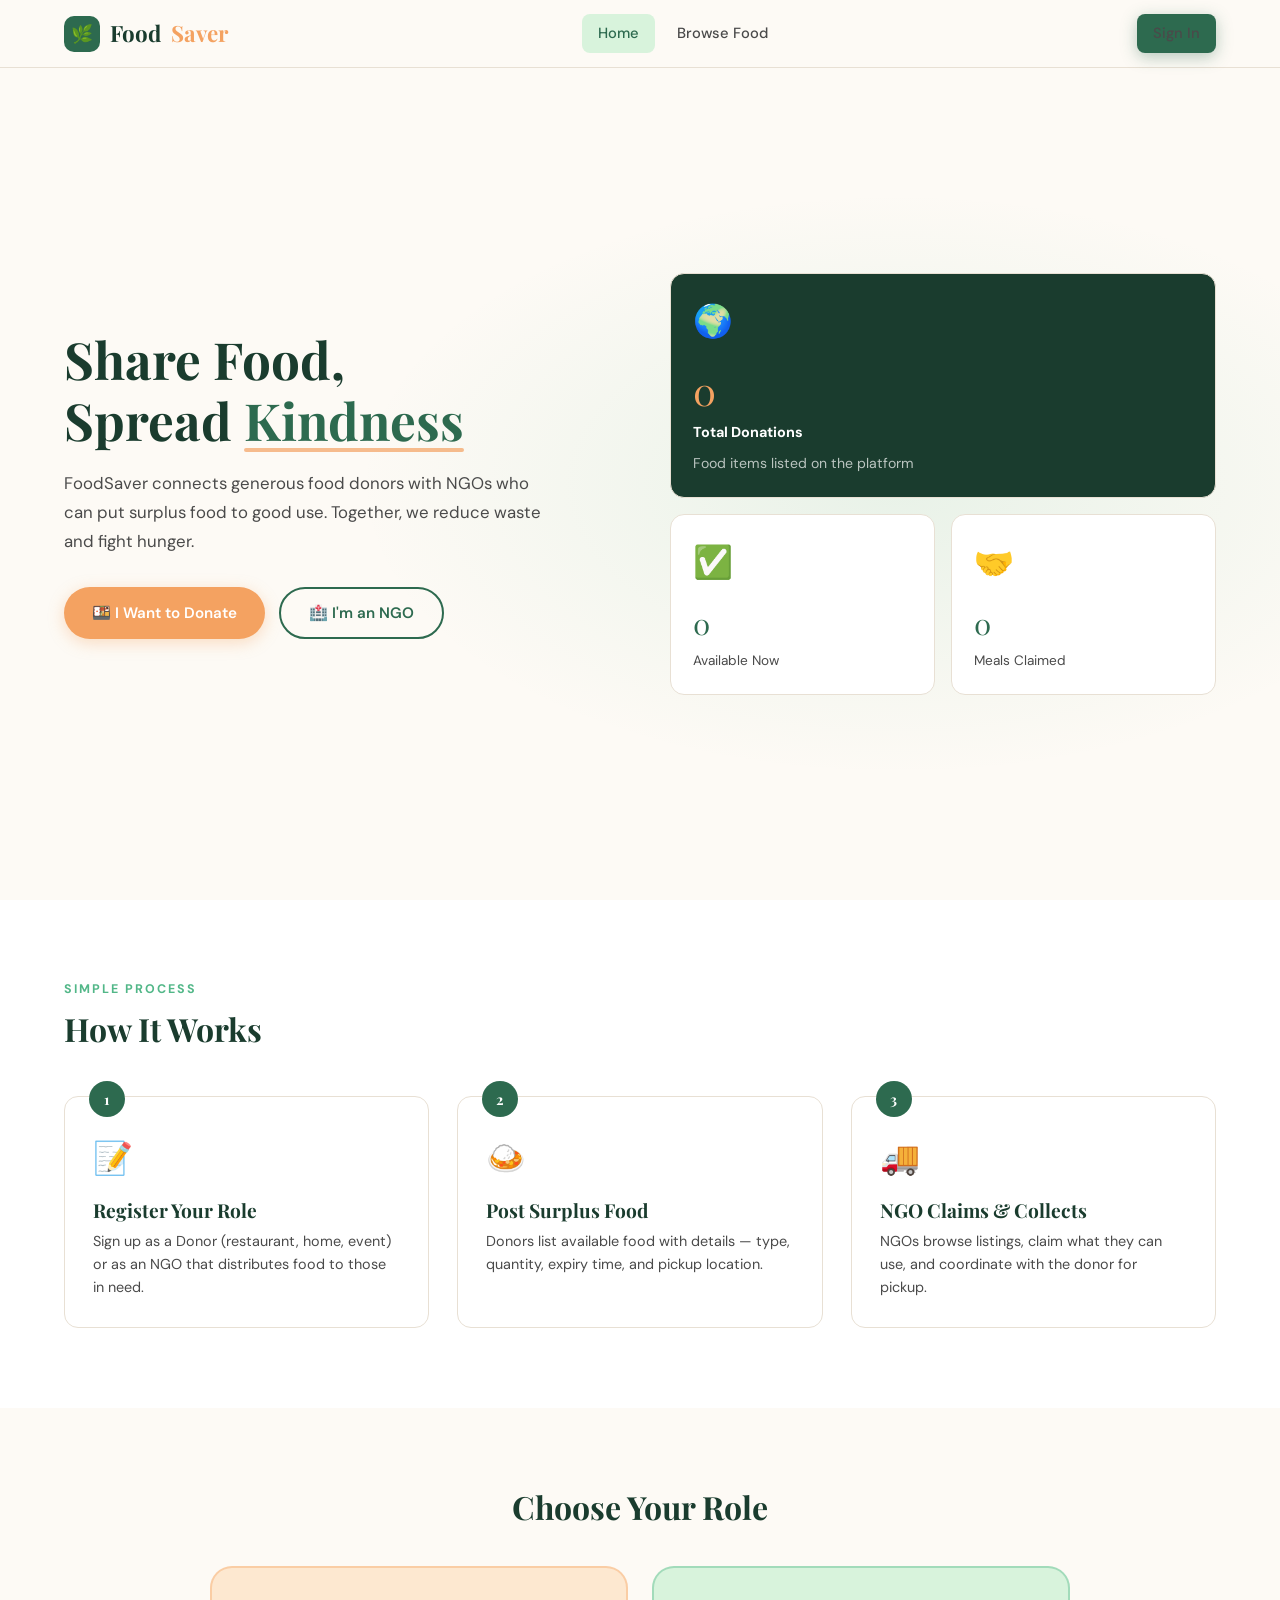
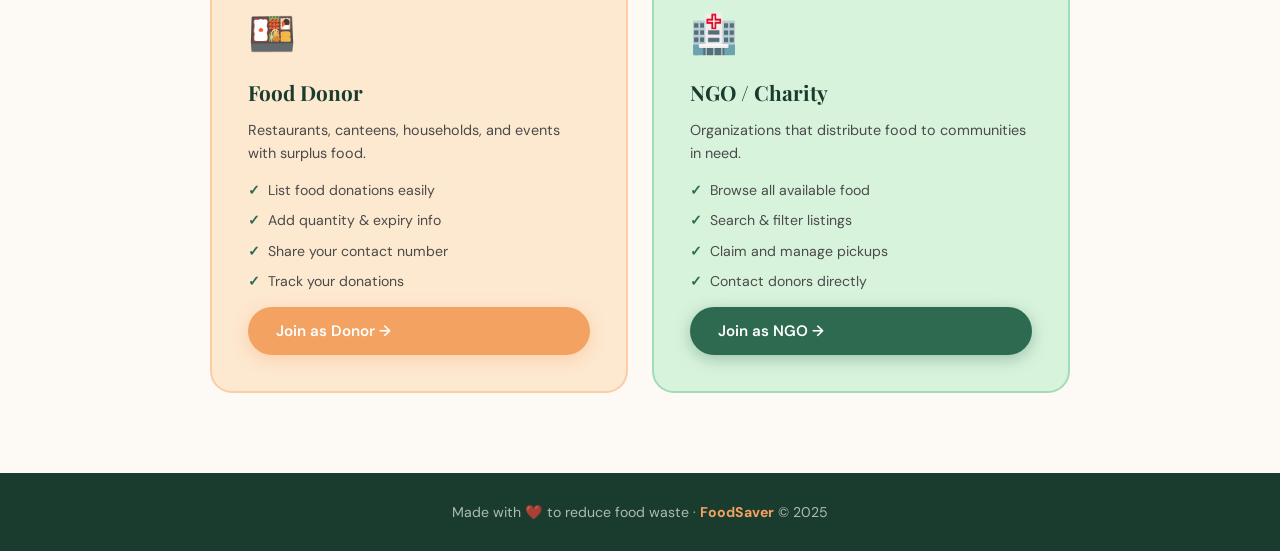
<file: index.html>
<!DOCTYPE html>
<html lang="en">
<head>
  <meta charset="UTF-8" />
  <meta name="viewport" content="width=device-width, initial-scale=1.0"/>
  <title>FoodSaver – Connecting Donors with NGOs</title>
  <link rel="stylesheet" href="style.css"/>
  <style>
    /* ---- Hero ---- */
    .hero {
      min-height: calc(100vh - 68px);
      display: grid;
      grid-template-columns: 1fr 1fr;
      align-items: center;
      gap: 60px;
      padding: 60px 5%;
      background:
        radial-gradient(ellipse 60% 50% at 70% 50%, rgba(82,183,136,0.12) 0%, transparent 70%),
        var(--cream);
    }
    .hero-text h1 { color: var(--green-dark); margin-bottom: 18px; }
    .hero-text h1 em {
      font-style: normal;
      color: var(--green-mid);
      position: relative;
    }
    .hero-text h1 em::after {
      content: '';
      position: absolute;
      left: 0; bottom: 2px;
      width: 100%; height: 4px;
      background: var(--amber);
      border-radius: 4px;
      opacity: 0.7;
    }
    .hero-text p {
      font-size: 1.05rem;
      margin-bottom: 32px;
      max-width: 480px;
      color: var(--text-mid);
      line-height: 1.7;
    }
    .hero-cta { display: flex; gap: 14px; flex-wrap: wrap; }

    .hero-visual {
      display: grid;
      grid-template-columns: 1fr 1fr;
      gap: 16px;
    }
    .hero-card {
      background: var(--white);
      border: 1px solid var(--border);
      border-radius: var(--radius-md);
      padding: 22px;
      transition: var(--transition);
    }
    .hero-card:hover { transform: translateY(-4px); box-shadow: var(--shadow-md); }
    .hero-card:nth-child(1) { grid-column: 1 / -1; background: var(--green-dark); color: var(--white); }
    .hero-card:nth-child(1) p { color: rgba(255,255,255,0.7); font-size: 0.88rem; margin-top: 8px; }
    .hero-card-num {
      font-family: var(--font-display);
      font-size: 2.4rem;
      color: var(--amber);
    }
    .hero-card h4 { color: var(--white); font-size: 0.9rem; }
    .hero-card-icon { font-size: 2rem; margin-bottom: 12px; }
    .hero-card .small-num {
      font-family: var(--font-display);
      font-size: 1.8rem;
      color: var(--green-mid);
    }

    /* ---- How It Works ---- */
    .how-section {
      padding: 80px 5%;
      background: var(--white);
    }
    .how-section .section-label {
      font-size: 0.78rem;
      font-weight: 700;
      letter-spacing: 2px;
      text-transform: uppercase;
      color: var(--green-light);
      margin-bottom: 10px;
    }
    .how-section h2 { color: var(--green-dark); margin-bottom: 48px; }

    .steps-grid {
      display: grid;
      grid-template-columns: repeat(3, 1fr);
      gap: 28px;
    }
    .step-card {
      padding: 28px;
      border-radius: var(--radius-md);
      border: 1px solid var(--border);
      position: relative;
    }
    .step-num {
      position: absolute;
      top: -16px; left: 24px;
      width: 36px; height: 36px;
      background: var(--green-mid);
      color: var(--white);
      border-radius: 50%;
      display: grid; place-items: center;
      font-weight: 700; font-size: 0.9rem;
      font-family: var(--font-display);
    }
    .step-card .step-icon { font-size: 2rem; margin: 8px 0 14px; }
    .step-card h3 { margin-bottom: 8px; color: var(--green-dark); }
    .step-card p  { font-size: 0.9rem; }

    /* ---- Roles Section ---- */
    .roles-section { padding: 80px 5%; }
    .roles-section h2 { color: var(--green-dark); text-align: center; margin-bottom: 40px; }
    .roles-grid {
      display: grid;
      grid-template-columns: 1fr 1fr;
      gap: 24px;
      max-width: 860px;
      margin: 0 auto;
    }
    .role-card {
      border-radius: var(--radius-lg);
      padding: 36px;
      display: flex;
      flex-direction: column;
      gap: 14px;
      border: 2px solid transparent;
      transition: var(--transition);
    }
    .role-card.donor-card {
      background: var(--amber-light);
      border-color: rgba(244, 162, 97, 0.4);
    }
    .role-card.ngo-card {
      background: var(--green-pale);
      border-color: rgba(82, 183, 136, 0.4);
    }
    .role-card:hover { transform: translateY(-4px); box-shadow: var(--shadow-md); }
    .role-card .role-icon { font-size: 2.4rem; }
    .role-card h3 { color: var(--green-dark); font-size: 1.3rem; }
    .role-card p  { font-size: 0.9rem; }
    .role-card ul { display: flex; flex-direction: column; gap: 8px; }
    .role-card ul li {
      display: flex; align-items: center; gap: 8px;
      font-size: 0.88rem; color: var(--text-mid);
    }
    .role-card ul li::before { content: '✓'; color: var(--green-mid); font-weight: 700; }

    /* ---- Footer ---- */
    footer {
      background: var(--green-dark);
      color: rgba(255,255,255,0.65);
      text-align: center;
      padding: 28px 5%;
      font-size: 0.88rem;
    }
    footer strong { color: var(--amber); }

    @media (max-width: 768px) {
      .hero { grid-template-columns: 1fr; min-height: auto; padding-top: 40px; }
      .steps-grid { grid-template-columns: 1fr; }
      .roles-grid  { grid-template-columns: 1fr; }
    }
  </style>
</head>
<body>

<!-- NAVBAR -->
<nav class="navbar" id="main-nav"></nav>

<!-- HERO -->
<section class="hero">
  <div class="hero-text">
    <h1>Share Food,<br/>Spread <em>Kindness</em></h1>
    <p>
      FoodSaver connects generous food donors with NGOs who can put
      surplus food to good use. Together, we reduce waste and fight hunger.
    </p>
    <div class="hero-cta">
      <a href="login.html?role=donor" class="btn btn-amber">
        🍱 I Want to Donate
      </a>
      <a href="login.html?role=ngo" class="btn btn-outline">
        🏥 I'm an NGO
      </a>
    </div>
  </div>

  <div class="hero-visual" id="hero-stats">
    <div class="hero-card">
      <div class="hero-card-icon">🌍</div>
      <div class="hero-card-num" id="stat-total">0</div>
      <h4>Total Donations</h4>
      <p>Food items listed on the platform</p>
    </div>
    <div class="hero-card">
      <div class="hero-card-icon">✅</div>
      <div class="small-num" id="stat-available">0</div>
      <p style="color:var(--text-mid); font-size:0.85rem; margin-top:4px;">Available Now</p>
    </div>
    <div class="hero-card">
      <div class="hero-card-icon">🤝</div>
      <div class="small-num" id="stat-claimed">0</div>
      <p style="color:var(--text-mid); font-size:0.85rem; margin-top:4px;">Meals Claimed</p>
    </div>
  </div>
</section>

<!-- HOW IT WORKS -->
<section class="how-section">
  <div class="section-label">Simple Process</div>
  <h2>How It Works</h2>
  <div class="steps-grid">
    <div class="step-card">
      <div class="step-num">1</div>
      <div class="step-icon">📝</div>
      <h3>Register Your Role</h3>
      <p>Sign up as a Donor (restaurant, home, event) or as an NGO that distributes food to those in need.</p>
    </div>
    <div class="step-card">
      <div class="step-num">2</div>
      <div class="step-icon">🍛</div>
      <h3>Post Surplus Food</h3>
      <p>Donors list available food with details — type, quantity, expiry time, and pickup location.</p>
    </div>
    <div class="step-card">
      <div class="step-num">3</div>
      <div class="step-icon">🚚</div>
      <h3>NGO Claims & Collects</h3>
      <p>NGOs browse listings, claim what they can use, and coordinate with the donor for pickup.</p>
    </div>
  </div>
</section>

<!-- ROLES -->
<section class="roles-section">
  <h2>Choose Your Role</h2>
  <div class="roles-grid">
    <div class="role-card donor-card">
      <div class="role-icon">🍱</div>
      <h3>Food Donor</h3>
      <p>Restaurants, canteens, households, and events with surplus food.</p>
      <ul>
        <li>List food donations easily</li>
        <li>Add quantity & expiry info</li>
        <li>Share your contact number</li>
        <li>Track your donations</li>
      </ul>
      <a href="login.html?role=donor" class="btn btn-amber">Join as Donor →</a>
    </div>
    <div class="role-card ngo-card">
      <div class="role-icon">🏥</div>
      <h3>NGO / Charity</h3>
      <p>Organizations that distribute food to communities in need.</p>
      <ul>
        <li>Browse all available food</li>
        <li>Search & filter listings</li>
        <li>Claim and manage pickups</li>
        <li>Contact donors directly</li>
      </ul>
      <a href="login.html?role=ngo" class="btn btn-primary">Join as NGO →</a>
    </div>
  </div>
</section>

<!-- FOOTER -->
<footer>
  Made with ❤️ to reduce food waste · <strong>FoodSaver</strong> &copy; 2025
</footer>

<script src="app.js"></script>
<script>
  // Populate live stats from localStorage
  document.addEventListener('DOMContentLoaded', () => {
    const stats = FoodSaver.getStats();
    document.getElementById('stat-total').textContent     = stats.total;
    document.getElementById('stat-available').textContent = stats.available;
    document.getElementById('stat-claimed').textContent   = stats.claimed;
  });
</script>
</body>
</html>
</file>
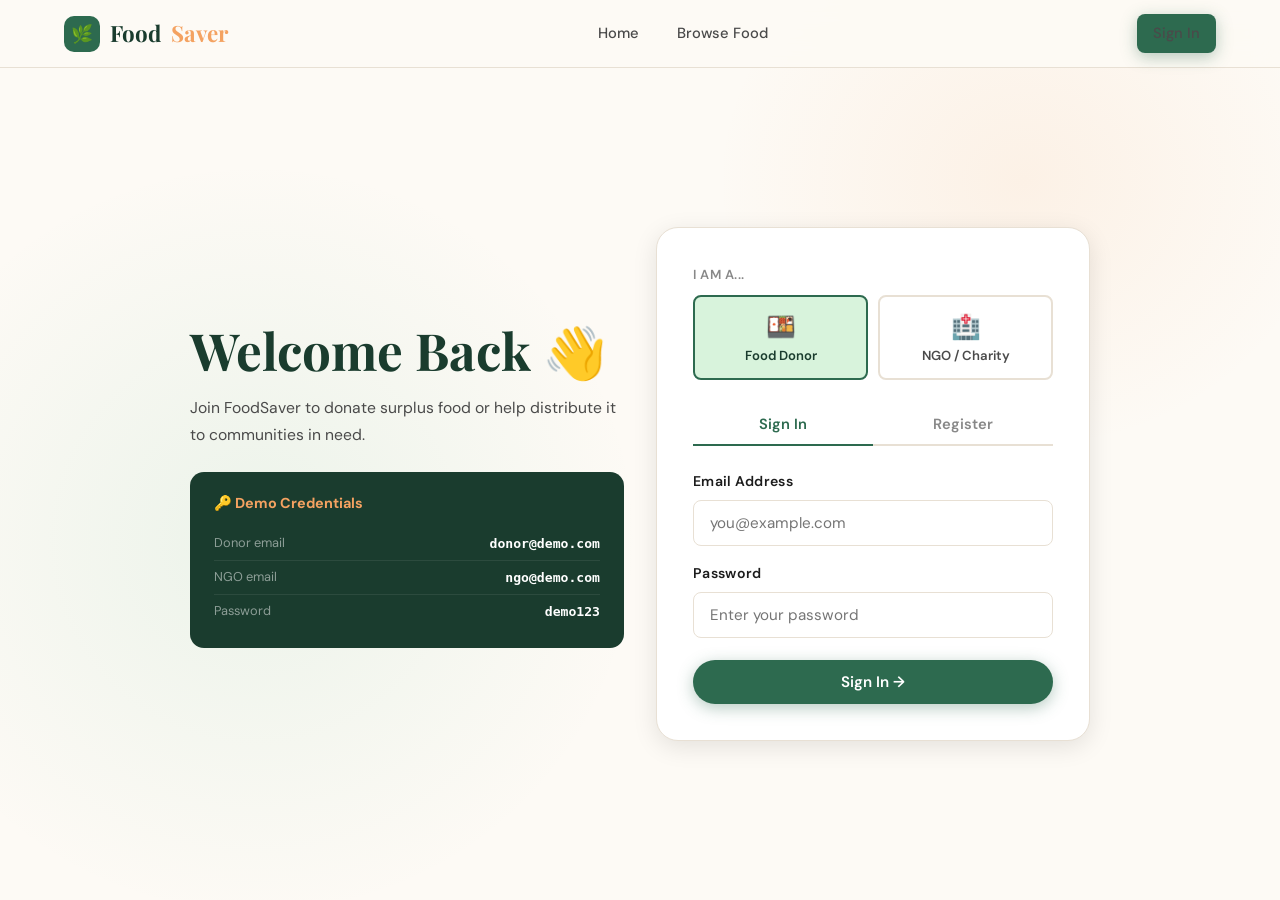
<file: donate.html>
<!DOCTYPE html>
<html lang="en">
<head>
  <meta charset="UTF-8"/>
  <meta name="viewport" content="width=device-width, initial-scale=1.0"/>
  <title>Donate Food – FoodSaver</title>
  <link rel="stylesheet" href="style.css"/>
  <style>
    .success-banner {
      display: none;
      background: var(--green-pale);
      border: 1px solid rgba(82,183,136,0.4);
      border-radius: var(--radius-md);
      padding: 16px 20px;
      color: var(--green-dark);
      font-weight: 500;
      font-size: 0.9rem;
      align-items: center;
      gap: 10px;
      margin-bottom: 0;
    }
    .success-banner.show { display: flex; }

    .history-header {
      padding: 40px 5% 20px;
      display: flex;
      align-items: center;
      justify-content: space-between;
    }
    .history-header h2 { color: var(--green-dark); }
  </style>
</head>
<body>

<!-- NAVBAR -->
<nav class="navbar" id="main-nav"></nav>

<!-- PAGE HEADER -->
<div class="page-header">
  <div class="page-header-text">
    <h1>Donate Food 🍱</h1>
    <p>Fill in the details below and we'll connect you with an NGO near you.</p>
  </div>
  <a href="food-list.html" class="btn btn-outline">View Food Board →</a>
</div>

<!-- STATS ROW -->
<div class="stats-row" id="donor-stats"></div>

<!-- DONATE FORM + SIDEBAR -->
<div class="donate-layout">

  <!-- FORM -->
  <div class="form-card">
    <h2>Food Details</h2>
    <p class="subtitle">Please be as accurate as possible so NGOs can plan collection.</p>

    <div id="success-banner" class="success-banner">
      ✅ Your donation has been listed! NGOs can now see it.
    </div>

    <div class="form-grid" id="donate-form">
      <div class="form-group">
        <label>Food Name *</label>
        <input type="text" id="f-name" placeholder="e.g. Dal Rice, Vegetable Curry"/>
      </div>

      <div class="form-group">
        <label>Food Type *</label>
        <select id="f-type">
          <option value="">Select type...</option>
          <option value="cooked">🍛 Cooked Food</option>
          <option value="raw">🥦 Raw / Vegetables</option>
          <option value="packaged">📦 Packaged / Sealed</option>
          <option value="fruits">🍎 Fruits</option>
          <option value="baked">🍞 Baked Goods</option>
          <option value="beverages">🥤 Beverages</option>
          <option value="other">🥡 Other</option>
        </select>
      </div>

      <div class="form-group">
        <label>Quantity *</label>
        <input type="text" id="f-quantity" placeholder="e.g. 10 kg, 50 plates"/>
      </div>

      <div class="form-group">
        <label>Serves (approx. people) *</label>
        <input type="number" id="f-serves" placeholder="e.g. 30" min="1"/>
      </div>

      <div class="form-group span-2">
        <label>Pickup Address *</label>
        <input type="text" id="f-address" placeholder="Full address for pickup"/>
      </div>

      <div class="form-group">
        <label>Contact Phone *</label>
        <input type="tel" id="f-phone" placeholder="+91 98765 43210"/>
      </div>

      <div class="form-group">
        <label>Best Before / Expiry *</label>
        <input type="datetime-local" id="f-expiry"/>
      </div>

      <div class="form-group span-2">
        <label>Additional Notes</label>
        <textarea id="f-notes" placeholder="Allergens, packaging, special instructions..."></textarea>
      </div>

      <div class="form-group span-2">
        <button class="btn btn-primary btn-full" onclick="submitDonation()">
          🌿 List My Donation
        </button>
      </div>
    </div>
  </div>

  <!-- SIDEBAR -->
  <div class="sidebar-card">
    <h3>🙏 Why Donate?</h3>
    <p>Your surplus food can feed families in need. Here's how to make your donation count:</p>
    <div class="tip-list">
      <div class="tip-item">
        <div class="tip-icon">⏱️</div>
        <div class="tip-text">List food as early as possible — NGOs need time to arrange pickup.</div>
      </div>
      <div class="tip-item">
        <div class="tip-icon">📞</div>
        <div class="tip-text">Keep your phone accessible after listing. NGOs may call to coordinate.</div>
      </div>
      <div class="tip-item">
        <div class="tip-icon">📦</div>
        <div class="tip-text">Pack food securely in containers to maintain hygiene and freshness.</div>
      </div>
      <div class="tip-item">
        <div class="tip-icon">🗺️</div>
        <div class="tip-text">Provide a precise address with landmarks for easy navigation.</div>
      </div>
      <div class="tip-item">
        <div class="tip-icon">🌡️</div>
        <div class="tip-text">Keep cooked food covered and at safe temperature until collection.</div>
      </div>
    </div>
  </div>
</div>

<!-- MY DONATIONS HISTORY -->
<div class="history-header">
  <h2>My Donations</h2>
  <span id="my-count" class="badge badge-green"></span>
</div>
<div class="history-table-wrap" id="history-wrap"></div>

<script src="app.js"></script>
<script>
  let session;

  document.addEventListener('DOMContentLoaded', () => {
    session = FoodSaver.requireAuth('donor');
    if (!session) return;

    // Set default expiry to 6 hours from now
    const d = new Date(Date.now() + 6 * 3600 * 1000);
    document.getElementById('f-expiry').value = d.toISOString().slice(0, 16);

    renderStats();
    renderHistory();
  });

  function renderStats() {
    const all   = FoodSaver.getMyDonations();
    const avail = all.filter(f => f.status === 'available').length;
    const claim = all.filter(f => f.status === 'claimed').length;

    document.getElementById('donor-stats').innerHTML = `
      <div class="stat-card">
        <div class="stat-num">${all.length}</div>
        <div class="stat-label">Total Listed</div>
      </div>
      <div class="stat-card">
        <div class="stat-num">${avail}</div>
        <div class="stat-label">Available</div>
      </div>
      <div class="stat-card">
        <div class="stat-num">${claim}</div>
        <div class="stat-label">Claimed by NGO</div>
      </div>
    `;
  }

  function renderHistory() {
    const foods = FoodSaver.getMyDonations();
    const wrap  = document.getElementById('history-wrap');
    const count = document.getElementById('my-count');
    count.textContent = foods.length + ' donations';

    if (!foods.length) {
      wrap.innerHTML = `
        <div class="empty-state">
          <div class="empty-icon">🍽️</div>
          <h3>No donations yet</h3>
          <p>List your first food donation using the form above.</p>
        </div>`;
      return;
    }

    wrap.innerHTML = `
      <table class="history-table">
        <thead>
          <tr>
            <th>Food Name</th>
            <th>Type</th>
            <th>Quantity</th>
            <th>Serves</th>
            <th>Expiry</th>
            <th>Phone</th>
            <th>Status</th>
            <th>Listed</th>
            <th>Action</th>
          </tr>
        </thead>
        <tbody>
          ${foods.map(f => `
            <tr>
              <td><strong>${f.name}</strong></td>
              <td>${getFoodEmoji(f.type)} ${f.type}</td>
              <td>${f.quantity}</td>
              <td>${f.serves} people</td>
              <td>${formatDate(f.expiry)} ${formatTime(f.expiry)}</td>
              <td>${f.phone}</td>
              <td>
                <span class="badge ${f.status === 'available' ? 'badge-green' : 'badge-amber'}">
                  ${f.status === 'available' ? '✅ Available' : '🤝 Claimed'}
                </span>
              </td>
              <td>${timeSince(f.createdAt)}</td>
              <td>
                ${f.status === 'available'
                  ? `<button class="btn btn-danger btn-sm" onclick="deleteDonation('${f.id}')">🗑 Delete</button>`
                  : `<span style="color:var(--text-light);font-size:0.82rem;">Claimed by ${f.claimedBy || 'NGO'}</span>`
                }
              </td>
            </tr>
          `).join('')}
        </tbody>
      </table>`;
  }

  function submitDonation() {
    const name     = document.getElementById('f-name').value.trim();
    const type     = document.getElementById('f-type').value;
    const quantity = document.getElementById('f-quantity').value.trim();
    const serves   = document.getElementById('f-serves').value.trim();
    const address  = document.getElementById('f-address').value.trim();
    const phone    = document.getElementById('f-phone').value.trim();
    const expiry   = document.getElementById('f-expiry').value;
    const notes    = document.getElementById('f-notes').value.trim();

    if (!name || !type || !quantity || !serves || !address || !phone || !expiry) {
      showToast('Please fill in all required fields.', 'error');
      return;
    }

    FoodSaver.addFood({ name, type, quantity, serves, address, phone, expiry, notes });

    // Reset form
    ['f-name','f-quantity','f-serves','f-address','f-phone','f-notes'].forEach(id => {
      document.getElementById(id).value = '';
    });
    document.getElementById('f-type').value = '';
    const d = new Date(Date.now() + 6 * 3600 * 1000);
    document.getElementById('f-expiry').value = d.toISOString().slice(0, 16);

    document.getElementById('success-banner').classList.add('show');
    setTimeout(() => document.getElementById('success-banner').classList.remove('show'), 4000);

    showToast('Donation listed successfully!');
    renderStats();
    renderHistory();
  }

  function deleteDonation(id) {
    showConfirm(
      'Delete Donation',
      'Are you sure you want to remove this food listing?',
      () => {
        FoodSaver.deleteFood(id);
        showToast('Donation removed.');
        renderStats();
        renderHistory();
      }
    );
  }
</script>
</body>
</html>
</file>
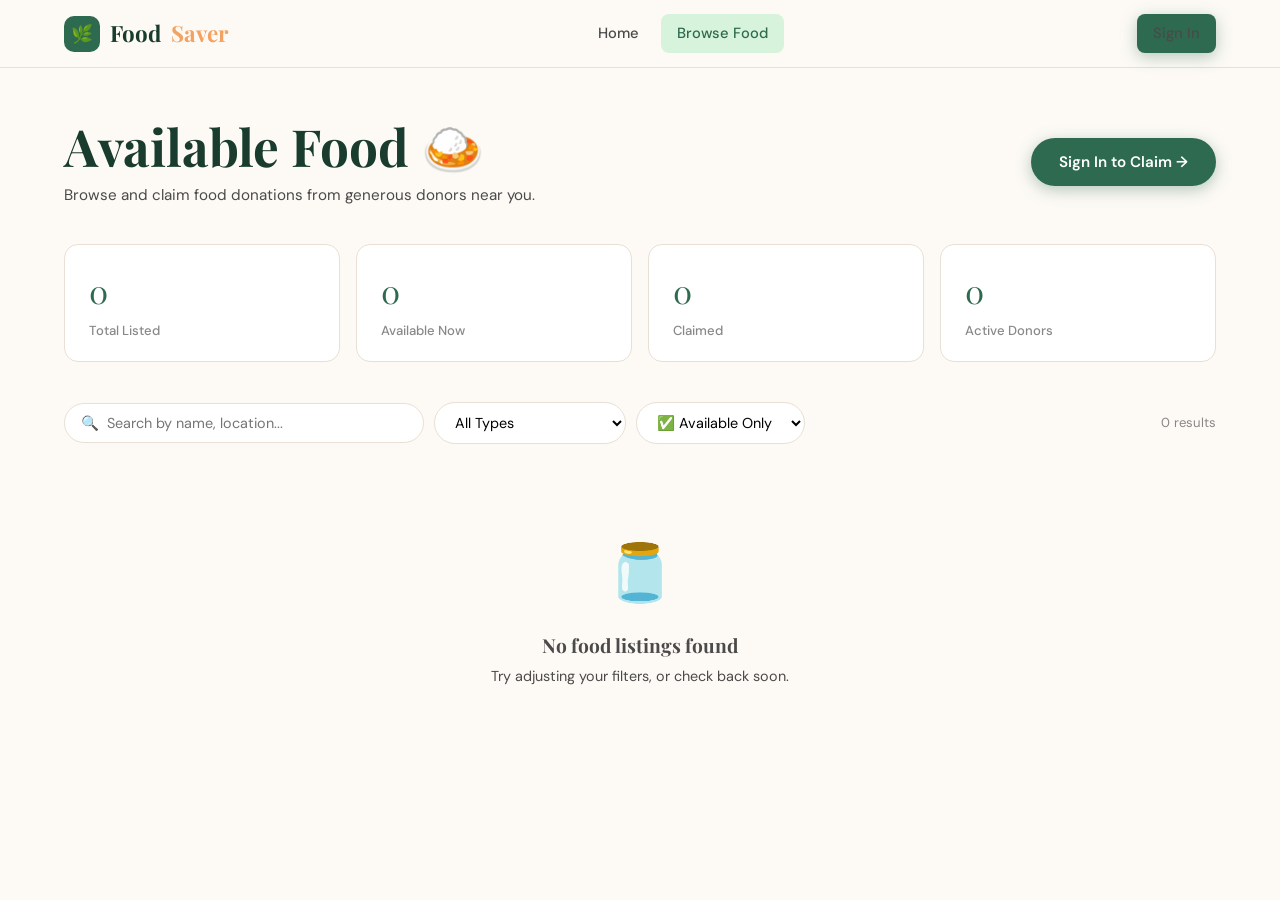
<file: food-list.html>
<!DOCTYPE html>
<html lang="en">
<head>
  <meta charset="UTF-8"/>
  <meta name="viewport" content="width=device-width, initial-scale=1.0"/>
  <title>Available Food – FoodSaver</title>
  <link rel="stylesheet" href="style.css"/>
  <style>
    /* Claimed food card overlay */
    .food-card.claimed { opacity: 0.72; }
    .food-card.claimed .food-card-header { background: var(--cream); }

    /* Phone link */
    .phone-link {
      color: var(--green-mid);
      font-weight: 600;
      text-decoration: none;
    }
    .phone-link:hover { text-decoration: underline; }

    /* Expiry warning */
    .expiry-warn { color: var(--danger) !important; font-weight: 600; }

    /* Claimed overlay badge */
    .claimed-overlay {
      text-align: center;
      padding: 8px;
      background: var(--amber-light);
      border-top: 1px solid rgba(244,162,97,0.3);
      font-size: 0.82rem;
      font-weight: 600;
      color: #b5541a;
    }

    .filter-count {
      font-size: 0.82rem;
      color: var(--text-light);
      margin-left: auto;
    }
  </style>
</head>
<body>

<!-- NAVBAR -->
<nav class="navbar" id="main-nav"></nav>

<!-- PAGE HEADER -->
<div class="page-header">
  <div class="page-header-text">
    <h1 id="page-title">Available Food 🍛</h1>
    <p id="page-subtitle">Browse and claim food donations from generous donors near you.</p>
  </div>
  <div id="header-action"></div>
</div>

<!-- STATS -->
<div class="stats-row" id="stats-row"></div>

<!-- FILTER BAR -->
<div class="filter-bar">
  <input
    type="text"
    id="search-input"
    placeholder="🔍  Search by name, location..."
    oninput="renderFood()"
  />
  <select id="filter-type" onchange="renderFood()">
    <option value="">All Types</option>
    <option value="cooked">🍛 Cooked</option>
    <option value="raw">🥦 Raw / Vegetables</option>
    <option value="packaged">📦 Packaged</option>
    <option value="fruits">🍎 Fruits</option>
    <option value="baked">🍞 Baked</option>
    <option value="beverages">🥤 Beverages</option>
    <option value="other">🥡 Other</option>
  </select>
  <select id="filter-status" onchange="renderFood()">
    <option value="available">✅ Available Only</option>
    <option value="all">All Listings</option>
    <option value="claimed">🤝 Claimed</option>
  </select>
  <span class="filter-count" id="result-count"></span>
</div>

<!-- FOOD GRID -->
<div class="food-grid" id="food-grid"></div>

<script src="app.js"></script>
<script>
  let session;
  let isNgo = false;

  document.addEventListener('DOMContentLoaded', () => {
    session = FoodSaver.getSession();
    isNgo   = session?.role === 'ngo';

    // Non-logged-in visitors can browse in read-only mode
    if (!session) {
      document.getElementById('header-action').innerHTML =
        `<a href="login.html" class="btn btn-primary">Sign In to Claim →</a>`;
    } else if (isNgo) {
      document.getElementById('page-title').textContent    = 'Food Board 🍛';
      document.getElementById('page-subtitle').textContent = 'Claim available donations from donors near you.';
    }

    renderStats();
    renderFood();
    // Auto-refresh every 30s
    setInterval(() => { renderStats(); renderFood(); }, 30000);
  });

  function renderStats() {
    const stats = FoodSaver.getStats();
    document.getElementById('stats-row').innerHTML = `
      <div class="stat-card">
        <div class="stat-num">${stats.total}</div>
        <div class="stat-label">Total Listed</div>
      </div>
      <div class="stat-card">
        <div class="stat-num">${stats.available}</div>
        <div class="stat-label">Available Now</div>
      </div>
      <div class="stat-card">
        <div class="stat-num">${stats.claimed}</div>
        <div class="stat-label">Claimed</div>
      </div>
      <div class="stat-card">
        <div class="stat-num">${stats.donors}</div>
        <div class="stat-label">Active Donors</div>
      </div>
    `;
  }

  function renderFood() {
    const search = document.getElementById('search-input').value.toLowerCase();
    const type   = document.getElementById('filter-type').value;
    const status = document.getElementById('filter-status').value;
    const grid   = document.getElementById('food-grid');

    let foods = FoodSaver.getFoods();

    // Filter by status
    if (status === 'available') foods = foods.filter(f => f.status === 'available');
    if (status === 'claimed')   foods = foods.filter(f => f.status === 'claimed');

    // Filter by type
    if (type) foods = foods.filter(f => f.type === type);

    // Search
    if (search) {
      foods = foods.filter(f =>
        f.name.toLowerCase().includes(search)     ||
        f.address.toLowerCase().includes(search)  ||
        f.donorName.toLowerCase().includes(search)||
        (f.notes && f.notes.toLowerCase().includes(search))
      );
    }

    document.getElementById('result-count').textContent = `${foods.length} result${foods.length !== 1 ? 's' : ''}`;

    if (!foods.length) {
      grid.innerHTML = `
        <div class="empty-state" style="grid-column:1/-1">
          <div class="empty-icon">🫙</div>
          <h3>No food listings found</h3>
          <p>Try adjusting your filters, or check back soon.</p>
        </div>`;
      return;
    }

    grid.innerHTML = foods.map(f => buildFoodCard(f)).join('');
  }

  function buildFoodCard(f) {
    const isExpired  = new Date(f.expiry) < new Date();
    const expiresIn  = getExpiryLabel(f.expiry);
    const isClaimed  = f.status === 'claimed';
    const canClaim   = isNgo && !isClaimed && !isExpired;
    const canDelete  = session?.role === 'donor' && f.donorId === session?.id && !isClaimed;
    const canNgoDelete = isNgo;

    return `
      <div class="food-card ${isClaimed ? 'claimed' : ''}">
        <div class="food-card-header">
          <div class="food-card-icon">${getFoodEmoji(f.type)}</div>
          <div class="food-card-title">
            <h3>${f.name}</h3>
            <small>by ${f.donorName} · ${timeSince(f.createdAt)}</small>
          </div>
          <span class="badge ${isClaimed ? 'badge-amber' : isExpired ? 'badge-red' : 'badge-green'}">
            ${isClaimed ? '🤝 Claimed' : isExpired ? '⏰ Expired' : '✅ Available'}
          </span>
        </div>

        <div class="food-card-body">
          <div class="detail-row">
            <span class="icon">📦</span>
            <span>${f.quantity} · Serves ~${f.serves} people</span>
          </div>
          <div class="detail-row">
            <span class="icon">📍</span>
            <span>${f.address}</span>
          </div>
          <div class="detail-row">
            <span class="icon">📞</span>
            <a href="tel:${f.phone}" class="phone-link">${f.phone}</a>
          </div>
          <div class="detail-row">
            <span class="icon">⏰</span>
            <span class="${isExpired ? 'expiry-warn' : ''}">
              ${isExpired ? 'Expired: ' : 'Best before: '}
              ${formatDate(f.expiry)} at ${formatTime(f.expiry)}
              ${!isExpired ? `<em style="color:var(--text-light);font-size:0.8rem;"> (${expiresIn})</em>` : ''}
            </span>
          </div>
          ${f.notes ? `<div class="description">📝 ${f.notes}</div>` : ''}
        </div>

        <div class="food-card-footer">
          <span class="badge badge-green">${f.type}</span>
          <div style="display:flex;gap:8px;">
            ${canClaim
              ? `<button class="btn btn-primary btn-sm" onclick="claimFood('${f.id}')">🤝 Claim</button>`
              : ''
            }
            ${canDelete || canNgoDelete
              ? `<button class="btn btn-danger btn-sm" onclick="deleteFood('${f.id}')">🗑 Delete</button>`
              : ''
            }
            ${!session
              ? `<a href="login.html?role=ngo" class="btn btn-outline btn-sm">Sign in to claim</a>`
              : ''
            }
          </div>
        </div>

        ${isClaimed
          ? `<div class="claimed-overlay">🤝 Claimed by: ${f.claimedBy || 'NGO'} · ${f.claimedAt ? timeSince(f.claimedAt) : ''}</div>`
          : ''
        }
      </div>
    `;
  }

  function claimFood(id) {
    if (!session) { window.location.href = 'login.html?role=ngo'; return; }
    const ok = FoodSaver.claimFood(id);
    if (ok) {
      showToast('Food claimed! Contact the donor to arrange pickup.');
      renderStats();
      renderFood();
    } else {
      showToast('Unable to claim this item.', 'error');
    }
  }

  function deleteFood(id) {
    showConfirm(
      'Remove Listing',
      'Are you sure you want to delete this food listing?',
      () => {
        FoodSaver.deleteFood(id);
        showToast('Listing removed.');
        renderStats();
        renderFood();
      }
    );
  }

  function getExpiryLabel(iso) {
    const ms  = new Date(iso) - Date.now();
    const hrs = Math.floor(ms / 3600000);
    const min = Math.floor((ms % 3600000) / 60000);
    if (ms <= 0) return 'Expired';
    if (hrs < 1) return `${min}m left`;
    if (hrs < 24) return `${hrs}h ${min}m left`;
    return `${Math.floor(hrs/24)}d left`;
  }
</script>
</body>
</html>
</file>
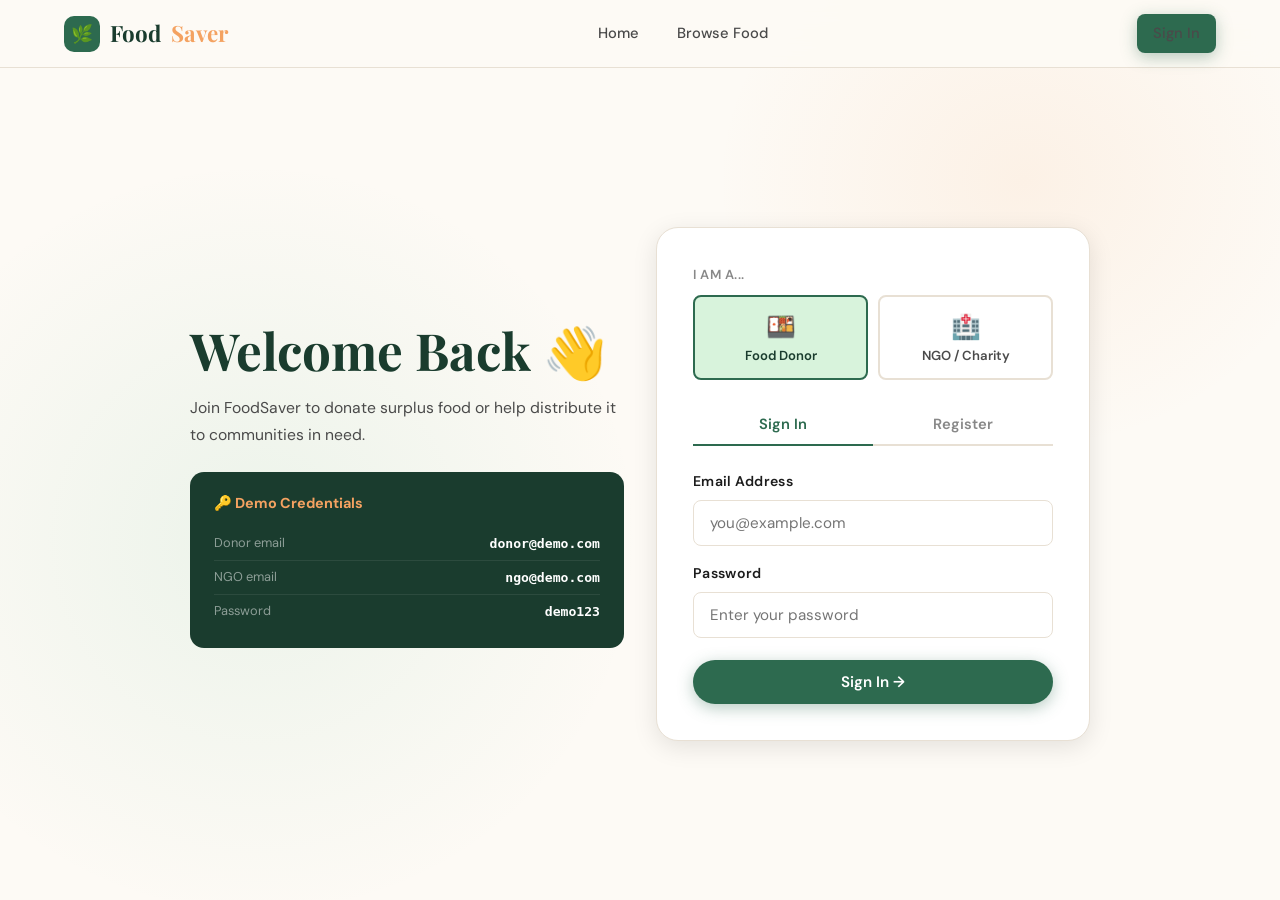
<file: login.html>
<!DOCTYPE html>
<html lang="en">
<head>
  <meta charset="UTF-8"/>
  <meta name="viewport" content="width=device-width, initial-scale=1.0"/>
  <title>Sign In – FoodSaver</title>
  <link rel="stylesheet" href="style.css"/>
  <style>
    body {
      min-height: 100vh;
      display: grid;
      grid-template-rows: 68px 1fr;
      background:
        radial-gradient(ellipse 50% 70% at 20% 60%, rgba(82,183,136,0.10) 0%, transparent 60%),
        radial-gradient(ellipse 40% 50% at 80% 20%, rgba(244,162,97,0.10) 0%, transparent 60%),
        var(--cream);
    }

    .auth-page {
      display: flex;
      align-items: center;
      justify-content: center;
      padding: 40px 5%;
    }

    .auth-wrapper {
      width: 100%;
      max-width: 900px;
      display: grid;
      grid-template-columns: 1fr 1fr;
      gap: 32px;
      align-items: center;
    }

    /* Left panel */
    .auth-left h1 { color: var(--green-dark); margin-bottom: 14px; }
    .auth-left p  { font-size: 0.98rem; line-height: 1.7; margin-bottom: 24px; }
    .demo-box {
      background: var(--green-dark);
      border-radius: var(--radius-md);
      padding: 20px 24px;
      color: rgba(255,255,255,0.8);
      font-size: 0.85rem;
    }
    .demo-box h4 { color: var(--amber); margin-bottom: 12px; font-size: 0.9rem; }
    .demo-row {
      display: flex; justify-content: space-between;
      padding: 6px 0;
      border-bottom: 1px solid rgba(255,255,255,0.08);
    }
    .demo-row:last-child { border-bottom: none; }
    .demo-row span { color: rgba(255,255,255,0.5); font-size: 0.8rem; }
    .demo-row strong { color: var(--white); font-size: 0.82rem; font-family: monospace; }

    /* Auth Card */
    .auth-card {
      background: var(--white);
      border: 1px solid var(--border);
      border-radius: var(--radius-lg);
      padding: 36px;
      box-shadow: var(--shadow-md);
    }

    /* Role Selector */
    .role-selector {
      display: grid;
      grid-template-columns: 1fr 1fr;
      gap: 10px;
      margin-bottom: 24px;
    }
    .role-btn {
      padding: 14px 10px;
      border: 2px solid var(--border);
      border-radius: var(--radius-sm);
      text-align: center;
      cursor: pointer;
      transition: var(--transition);
      background: var(--white);
      font-family: var(--font-body);
    }
    .role-btn .role-emoji { font-size: 1.5rem; display: block; margin-bottom: 5px; }
    .role-btn .role-label { font-size: 0.82rem; font-weight: 600; color: var(--text-mid); }
    .role-btn.selected {
      border-color: var(--green-mid);
      background: var(--green-pale);
    }
    .role-btn.selected .role-label { color: var(--green-dark); }

    /* Tabs */
    .auth-tabs {
      display: flex;
      border-bottom: 2px solid var(--border);
      margin-bottom: 24px;
    }
    .tab-btn {
      flex: 1;
      padding: 10px;
      text-align: center;
      font-size: 0.92rem;
      font-weight: 600;
      color: var(--text-light);
      cursor: pointer;
      border-bottom: 2px solid transparent;
      margin-bottom: -2px;
      transition: var(--transition);
      background: none;
      border-top: none;
      border-left: none;
      border-right: none;
      font-family: var(--font-body);
    }
    .tab-btn.active {
      color: var(--green-mid);
      border-bottom-color: var(--green-mid);
    }

    /* Tab Panes */
    .tab-pane { display: none; }
    .tab-pane.active { display: block; }

    /* Form */
    .auth-form { display: flex; flex-direction: column; gap: 16px; }
    .auth-form .btn { margin-top: 6px; }

    .divider {
      text-align: center;
      font-size: 0.8rem;
      color: var(--text-light);
      position: relative;
      margin: 4px 0;
    }
    .divider::before, .divider::after {
      content: '';
      position: absolute;
      top: 50%;
      width: 40%;
      height: 1px;
      background: var(--border);
    }
    .divider::before { left: 0; }
    .divider::after  { right: 0; }

    .error-msg {
      background: var(--danger-light);
      color: var(--danger);
      border-radius: var(--radius-sm);
      padding: 10px 14px;
      font-size: 0.85rem;
      display: none;
    }
    .error-msg.show { display: block; }

    @media (max-width: 640px) {
      .auth-wrapper { grid-template-columns: 1fr; }
      .auth-left { display: none; }
    }
  </style>
</head>
<body>

<!-- NAVBAR -->
<nav class="navbar" id="main-nav"></nav>

<!-- AUTH PAGE -->
<div class="auth-page">
  <div class="auth-wrapper">

    <!-- Left Info Panel -->
    <div class="auth-left">
      <h1>Welcome Back 👋</h1>
      <p>Join FoodSaver to donate surplus food or help distribute it to communities in need.</p>

      <div class="demo-box">
        <h4>🔑 Demo Credentials</h4>
        <div class="demo-row">
          <span>Donor email</span>
          <strong>donor@demo.com</strong>
        </div>
        <div class="demo-row">
          <span>NGO email</span>
          <strong>ngo@demo.com</strong>
        </div>
        <div class="demo-row">
          <span>Password</span>
          <strong>demo123</strong>
        </div>
      </div>
    </div>

    <!-- Auth Card -->
    <div class="auth-card">

      <!-- Role Selection -->
      <p style="font-size:0.82rem;font-weight:600;color:var(--text-light);letter-spacing:.5px;text-transform:uppercase;margin-bottom:10px;">I am a...</p>
      <div class="role-selector">
        <button class="role-btn selected" data-role="donor" onclick="selectRole('donor')">
          <span class="role-emoji">🍱</span>
          <span class="role-label">Food Donor</span>
        </button>
        <button class="role-btn" data-role="ngo" onclick="selectRole('ngo')">
          <span class="role-emoji">🏥</span>
          <span class="role-label">NGO / Charity</span>
        </button>
      </div>

      <!-- Tabs -->
      <div class="auth-tabs">
        <button class="tab-btn active" onclick="switchTab('login')">Sign In</button>
        <button class="tab-btn"        onclick="switchTab('register')">Register</button>
      </div>

      <!-- LOGIN -->
      <div class="tab-pane active" id="pane-login">
        <div id="login-error" class="error-msg"></div>
        <div class="auth-form">
          <div class="form-group">
            <label>Email Address</label>
            <input type="email" id="login-email" placeholder="you@example.com"/>
          </div>
          <div class="form-group">
            <label>Password</label>
            <input type="password" id="login-password" placeholder="Enter your password"/>
          </div>
          <button class="btn btn-primary btn-full" onclick="handleLogin()">
            Sign In →
          </button>
        </div>
      </div>

      <!-- REGISTER -->
      <div class="tab-pane" id="pane-register">
        <div id="reg-error" class="error-msg"></div>
        <div class="auth-form">
          <div class="form-group">
            <label>Full Name / Organisation Name</label>
            <input type="text" id="reg-name" placeholder="e.g. Rahul Sharma / Hope Foundation"/>
          </div>
          <div class="form-group">
            <label>Email Address</label>
            <input type="email" id="reg-email" placeholder="you@example.com"/>
          </div>
          <div class="form-group">
            <label>Password</label>
            <input type="password" id="reg-password" placeholder="Minimum 6 characters"/>
          </div>
          <button class="btn btn-primary btn-full" onclick="handleRegister()">
            Create Account →
          </button>
        </div>
      </div>

    </div>
  </div>
</div>

<script src="app.js"></script>
<script>
  let currentRole = 'donor';

  // Pre-select role from URL param
  document.addEventListener('DOMContentLoaded', () => {
    const params = new URLSearchParams(window.location.search);
    const role   = params.get('role');
    if (role === 'ngo') selectRole('ngo');

    // Redirect if already logged in
    const session = FoodSaver.getSession();
    if (session) {
      window.location.href = session.role === 'donor' ? 'donate.html' : 'food-list.html';
    }
  });

  function selectRole(role) {
    currentRole = role;
    document.querySelectorAll('.role-btn').forEach(b => b.classList.toggle('selected', b.dataset.role === role));
  }

  function switchTab(tab) {
    document.querySelectorAll('.tab-btn').forEach((b, i) => b.classList.toggle('active', (i === 0 ? 'login' : 'register') === tab));
    document.getElementById('pane-login').classList.toggle('active', tab === 'login');
    document.getElementById('pane-register').classList.toggle('active', tab === 'register');
  }

  function handleLogin() {
    const email    = document.getElementById('login-email').value;
    const password = document.getElementById('login-password').value;
    const errEl    = document.getElementById('login-error');

    if (!email || !password) {
      errEl.textContent = 'Please fill in all fields.';
      errEl.classList.add('show');
      return;
    }
    errEl.classList.remove('show');

    const result = FoodSaver.login(email, password, currentRole);
    if (!result.ok) {
      errEl.textContent = result.error;
      errEl.classList.add('show');
      return;
    }

    showToast(`Welcome back, ${result.user.name}!`);
    setTimeout(() => {
      window.location.href = result.user.role === 'donor' ? 'donate.html' : 'food-list.html';
    }, 600);
  }

  function handleRegister() {
    const name     = document.getElementById('reg-name').value;
    const email    = document.getElementById('reg-email').value;
    const password = document.getElementById('reg-password').value;
    const errEl    = document.getElementById('reg-error');

    if (!name || !email || !password) {
      errEl.textContent = 'Please fill in all fields.';
      errEl.classList.add('show');
      return;
    }
    if (password.length < 6) {
      errEl.textContent = 'Password must be at least 6 characters.';
      errEl.classList.add('show');
      return;
    }
    errEl.classList.remove('show');

    const result = FoodSaver.register(name, email, password, currentRole);
    if (!result.ok) {
      errEl.textContent = result.error;
      errEl.classList.add('show');
      return;
    }

    showToast(`Account created! Welcome, ${result.user.name}!`);
    setTimeout(() => {
      window.location.href = result.user.role === 'donor' ? 'donate.html' : 'food-list.html';
    }, 800);
  }

  // Allow pressing Enter to submit
  document.addEventListener('keydown', (e) => {
    if (e.key === 'Enter') {
      const activePane = document.querySelector('.tab-pane.active').id;
      if (activePane === 'pane-login') handleLogin();
      else handleRegister();
    }
  });
</script>
</body>
</html>
</file>
<file: style.css>
/* ============================================
   FOOD SAVER - Global Stylesheet
   Aesthetic: Warm organic + editorial clean
   ============================================ */

@import url('https://fonts.googleapis.com/css2?family=Playfair+Display:wght@600;700&family=DM+Sans:wght@300;400;500;600&display=swap');

/* ---- CSS Variables ---- */
:root {
  --green-dark:   #1a3c2e;
  --green-mid:    #2d6a4f;
  --green-light:  #52b788;
  --green-pale:   #d8f3dc;
  --amber:        #f4a261;
  --amber-light:  #fde8d0;
  --cream:        #fdfaf5;
  --white:        #ffffff;
  --text-dark:    #1c1c1c;
  --text-mid:     #4a4a4a;
  --text-light:   #888888;
  --danger:       #e63946;
  --danger-light: #fde8e9;
  --border:       #e8e0d4;
  --shadow-sm:    0 2px 8px rgba(0,0,0,0.07);
  --shadow-md:    0 6px 24px rgba(0,0,0,0.10);
  --shadow-lg:    0 16px 48px rgba(0,0,0,0.14);
  --radius-sm:    8px;
  --radius-md:    14px;
  --radius-lg:    22px;
  --transition:   all 0.25s cubic-bezier(0.4, 0, 0.2, 1);
  --font-display: 'Playfair Display', Georgia, serif;
  --font-body:    'DM Sans', sans-serif;
}

/* ---- Reset & Base ---- */
*, *::before, *::after { box-sizing: border-box; margin: 0; padding: 0; }

html { scroll-behavior: smooth; }

body {
  font-family: var(--font-body);
  background: var(--cream);
  color: var(--text-dark);
  min-height: 100vh;
  line-height: 1.6;
}

a { text-decoration: none; color: inherit; }
ul { list-style: none; }
img { max-width: 100%; display: block; }

/* ---- Typography ---- */
h1, h2, h3 { font-family: var(--font-display); line-height: 1.2; }
h1 { font-size: clamp(2rem, 5vw, 3.2rem); }
h2 { font-size: clamp(1.4rem, 3vw, 2rem); }
h3 { font-size: 1.2rem; }
p  { color: var(--text-mid); }

/* ============================================
   NAVBAR
   ============================================ */
.navbar {
  position: sticky;
  top: 0;
  z-index: 100;
  background: rgba(253, 250, 245, 0.92);
  backdrop-filter: blur(12px);
  border-bottom: 1px solid var(--border);
  padding: 0 5%;
  display: flex;
  align-items: center;
  justify-content: space-between;
  height: 68px;
}

.nav-logo {
  display: flex;
  align-items: center;
  gap: 10px;
  font-family: var(--font-display);
  font-size: 1.4rem;
  font-weight: 700;
  color: var(--green-dark);
}
.nav-logo span { color: var(--amber); }
.nav-logo-icon {
  width: 36px; height: 36px;
  background: var(--green-mid);
  border-radius: 10px;
  display: grid; place-items: center;
  font-size: 1.1rem;
}

.nav-links { display: flex; align-items: center; gap: 6px; }
.nav-links a {
  padding: 8px 16px;
  border-radius: var(--radius-sm);
  font-size: 0.92rem;
  font-weight: 500;
  color: var(--text-mid);
  transition: var(--transition);
}
.nav-links a:hover { background: var(--green-pale); color: var(--green-dark); }
.nav-links a.active { background: var(--green-pale); color: var(--green-mid); }

.nav-user-badge {
  display: flex;
  align-items: center;
  gap: 8px;
  padding: 6px 14px;
  background: var(--green-pale);
  border-radius: 50px;
  font-size: 0.85rem;
  font-weight: 600;
  color: var(--green-dark);
}
.nav-user-badge .dot {
  width: 8px; height: 8px;
  border-radius: 50%;
  background: var(--green-light);
}

.btn-logout {
  padding: 8px 18px;
  background: transparent;
  border: 1.5px solid var(--border);
  border-radius: 50px;
  font-size: 0.85rem;
  font-weight: 500;
  color: var(--text-mid);
  cursor: pointer;
  transition: var(--transition);
  font-family: var(--font-body);
}
.btn-logout:hover { border-color: var(--danger); color: var(--danger); }

/* ============================================
   BUTTONS
   ============================================ */
.btn {
  display: inline-flex;
  align-items: center;
  gap: 8px;
  padding: 12px 28px;
  border-radius: 50px;
  font-size: 0.95rem;
  font-weight: 600;
  cursor: pointer;
  border: none;
  font-family: var(--font-body);
  transition: var(--transition);
  text-decoration: none;
}

.btn-primary {
  background: var(--green-mid);
  color: var(--white);
  box-shadow: 0 4px 16px rgba(45, 106, 79, 0.35);
}
.btn-primary:hover {
  background: var(--green-dark);
  transform: translateY(-2px);
  box-shadow: 0 8px 24px rgba(45, 106, 79, 0.45);
}

.btn-amber {
  background: var(--amber);
  color: var(--white);
  box-shadow: 0 4px 16px rgba(244, 162, 97, 0.35);
}
.btn-amber:hover {
  background: #e07d3a;
  transform: translateY(-2px);
  box-shadow: 0 8px 24px rgba(244, 162, 97, 0.45);
}

.btn-outline {
  background: transparent;
  border: 2px solid var(--green-mid);
  color: var(--green-mid);
}
.btn-outline:hover {
  background: var(--green-pale);
  transform: translateY(-2px);
}

.btn-danger {
  background: var(--danger-light);
  color: var(--danger);
  border: 1.5px solid rgba(230, 57, 70, 0.2);
}
.btn-danger:hover { background: var(--danger); color: var(--white); }

.btn-sm {
  padding: 7px 16px;
  font-size: 0.82rem;
}

.btn-full { width: 100%; justify-content: center; }

/* ============================================
   FORM ELEMENTS
   ============================================ */
.form-group {
  display: flex;
  flex-direction: column;
  gap: 7px;
}

.form-group label {
  font-size: 0.88rem;
  font-weight: 600;
  color: var(--text-dark);
  letter-spacing: 0.3px;
}

.form-group input,
.form-group select,
.form-group textarea {
  width: 100%;
  padding: 12px 16px;
  border: 1.5px solid var(--border);
  border-radius: var(--radius-sm);
  font-size: 0.95rem;
  font-family: var(--font-body);
  color: var(--text-dark);
  background: var(--white);
  transition: var(--transition);
  outline: none;
}

.form-group input:focus,
.form-group select:focus,
.form-group textarea:focus {
  border-color: var(--green-light);
  box-shadow: 0 0 0 3px rgba(82, 183, 136, 0.15);
}

.form-group textarea { resize: vertical; min-height: 90px; }

/* ============================================
   CARDS
   ============================================ */
.card {
  background: var(--white);
  border: 1px solid var(--border);
  border-radius: var(--radius-md);
  padding: 24px;
  transition: var(--transition);
}
.card:hover { box-shadow: var(--shadow-md); transform: translateY(-2px); }

/* ============================================
   BADGE / TAG
   ============================================ */
.badge {
  display: inline-flex;
  align-items: center;
  gap: 5px;
  padding: 4px 12px;
  border-radius: 50px;
  font-size: 0.78rem;
  font-weight: 600;
  letter-spacing: 0.3px;
}
.badge-green { background: var(--green-pale); color: var(--green-dark); }
.badge-amber { background: var(--amber-light); color: #b5541a; }
.badge-red   { background: var(--danger-light); color: var(--danger); }

/* ============================================
   TOAST NOTIFICATION
   ============================================ */
#toast-container {
  position: fixed;
  bottom: 28px;
  right: 28px;
  z-index: 9999;
  display: flex;
  flex-direction: column;
  gap: 10px;
}

.toast {
  display: flex;
  align-items: center;
  gap: 12px;
  padding: 14px 20px;
  background: var(--white);
  border-radius: var(--radius-md);
  box-shadow: var(--shadow-lg);
  border-left: 4px solid var(--green-light);
  font-size: 0.9rem;
  font-weight: 500;
  min-width: 260px;
  animation: slideInToast 0.3s ease;
  color: var(--text-dark);
}
.toast.error { border-left-color: var(--danger); }
.toast-icon { font-size: 1.1rem; }

@keyframes slideInToast {
  from { opacity: 0; transform: translateX(40px); }
  to   { opacity: 1; transform: translateX(0); }
}

/* ============================================
   EMPTY STATE
   ============================================ */
.empty-state {
  text-align: center;
  padding: 60px 20px;
  color: var(--text-light);
}
.empty-state .empty-icon { font-size: 3.5rem; margin-bottom: 16px; }
.empty-state h3 { color: var(--text-mid); margin-bottom: 8px; }
.empty-state p  { font-size: 0.9rem; }

/* ============================================
   MODAL
   ============================================ */
.modal-overlay {
  position: fixed; inset: 0;
  background: rgba(0,0,0,0.45);
  backdrop-filter: blur(4px);
  z-index: 500;
  display: none;
  place-items: center;
}
.modal-overlay.active { display: grid; }
.modal-box {
  background: var(--white);
  border-radius: var(--radius-lg);
  padding: 36px;
  max-width: 440px;
  width: 90%;
  box-shadow: var(--shadow-lg);
  animation: popIn 0.3s cubic-bezier(0.34, 1.56, 0.64, 1);
}
@keyframes popIn {
  from { opacity: 0; transform: scale(0.88); }
  to   { opacity: 1; transform: scale(1); }
}
.modal-box h3 { margin-bottom: 8px; }
.modal-box p  { margin-bottom: 24px; font-size: 0.92rem; }
.modal-actions { display: flex; gap: 12px; justify-content: flex-end; }

/* ============================================
   PAGE HEADER
   ============================================ */
.page-header {
  padding: 48px 5% 36px;
  display: flex;
  align-items: center;
  justify-content: space-between;
  flex-wrap: wrap;
  gap: 16px;
}
.page-header-text h1 { color: var(--green-dark); }
.page-header-text p  { font-size: 0.95rem; margin-top: 6px; }

/* ============================================
   SECTION / CONTAINER
   ============================================ */
.container { max-width: 1200px; margin: 0 auto; padding: 0 5%; }
.section { padding: 60px 5%; }

/* ============================================
   STATS ROW
   ============================================ */
.stats-row {
  display: grid;
  grid-template-columns: repeat(auto-fit, minmax(160px, 1fr));
  gap: 16px;
  padding: 0 5% 40px;
}
.stat-card {
  background: var(--white);
  border: 1px solid var(--border);
  border-radius: var(--radius-md);
  padding: 20px 24px;
  display: flex;
  flex-direction: column;
  gap: 4px;
}
.stat-card .stat-num {
  font-family: var(--font-display);
  font-size: 2rem;
  color: var(--green-mid);
}
.stat-card .stat-label {
  font-size: 0.82rem;
  color: var(--text-light);
  font-weight: 500;
}

/* ============================================
   FOOD LIST GRID
   ============================================ */
.food-grid {
  padding: 0 5% 60px;
  display: grid;
  grid-template-columns: repeat(auto-fill, minmax(310px, 1fr));
  gap: 20px;
}

.food-card {
  background: var(--white);
  border: 1px solid var(--border);
  border-radius: var(--radius-md);
  overflow: hidden;
  transition: var(--transition);
  display: flex;
  flex-direction: column;
}
.food-card:hover {
  box-shadow: var(--shadow-md);
  transform: translateY(-3px);
}

.food-card-header {
  padding: 18px 20px 14px;
  border-bottom: 1px solid var(--border);
  display: flex;
  align-items: flex-start;
  justify-content: space-between;
  gap: 10px;
}

.food-card-icon {
  width: 46px; height: 46px; flex-shrink: 0;
  background: var(--green-pale);
  border-radius: var(--radius-sm);
  display: grid; place-items: center;
  font-size: 1.4rem;
}

.food-card-title { flex: 1; }
.food-card-title h3 { font-size: 1.05rem; color: var(--text-dark); }
.food-card-title small { font-size: 0.8rem; color: var(--text-light); }

.food-card-body { padding: 16px 20px; flex: 1; }
.food-card-body .detail-row {
  display: flex;
  align-items: center;
  gap: 8px;
  font-size: 0.87rem;
  color: var(--text-mid);
  margin-bottom: 8px;
}
.food-card-body .detail-row .icon { font-size: 0.95rem; }
.food-card-body .description {
  font-size: 0.85rem;
  color: var(--text-light);
  margin-top: 10px;
  padding-top: 10px;
  border-top: 1px dashed var(--border);
}

.food-card-footer {
  padding: 14px 20px;
  background: var(--cream);
  border-top: 1px solid var(--border);
  display: flex;
  align-items: center;
  justify-content: space-between;
  gap: 8px;
}

/* ============================================
   FILTER BAR
   ============================================ */
.filter-bar {
  padding: 0 5% 24px;
  display: flex;
  align-items: center;
  gap: 10px;
  flex-wrap: wrap;
}
.filter-bar input {
  flex: 1;
  min-width: 200px;
  max-width: 360px;
  padding: 10px 16px;
  border: 1.5px solid var(--border);
  border-radius: 50px;
  font-size: 0.9rem;
  font-family: var(--font-body);
  outline: none;
  transition: var(--transition);
  background: var(--white);
}
.filter-bar input:focus {
  border-color: var(--green-light);
  box-shadow: 0 0 0 3px rgba(82, 183, 136, 0.12);
}
.filter-bar select {
  padding: 10px 16px;
  border: 1.5px solid var(--border);
  border-radius: 50px;
  font-size: 0.9rem;
  font-family: var(--font-body);
  outline: none;
  background: var(--white);
  cursor: pointer;
  transition: var(--transition);
}
.filter-bar select:focus { border-color: var(--green-light); }

/* ============================================
   DONATE FORM PAGE
   ============================================ */
.donate-layout {
  display: grid;
  grid-template-columns: 1fr 340px;
  gap: 28px;
  padding: 0 5% 60px;
  align-items: start;
}

.form-card {
  background: var(--white);
  border: 1px solid var(--border);
  border-radius: var(--radius-lg);
  padding: 36px;
}
.form-card h2 { margin-bottom: 6px; color: var(--green-dark); }
.form-card .subtitle { margin-bottom: 28px; font-size: 0.92rem; }
.form-grid { display: grid; grid-template-columns: 1fr 1fr; gap: 18px; }
.form-grid .span-2 { grid-column: 1 / -1; }

.sidebar-card {
  background: var(--green-dark);
  border-radius: var(--radius-lg);
  padding: 28px;
  color: var(--white);
  position: sticky;
  top: 88px;
}
.sidebar-card h3 { color: var(--white); margin-bottom: 4px; }
.sidebar-card p  { color: rgba(255,255,255,0.65); font-size: 0.88rem; margin-bottom: 24px; }
.tip-list { display: flex; flex-direction: column; gap: 14px; }
.tip-item { display: flex; gap: 12px; align-items: flex-start; }
.tip-icon {
  width: 32px; height: 32px; flex-shrink: 0;
  background: rgba(255,255,255,0.12);
  border-radius: 8px;
  display: grid; place-items: center;
  font-size: 1rem;
}
.tip-text { font-size: 0.85rem; color: rgba(255,255,255,0.8); }

/* ============================================
   MY DONATIONS TABLE (Donor History)
   ============================================ */
.history-table-wrap {
  padding: 0 5% 60px;
  overflow-x: auto;
}
.history-table {
  width: 100%;
  border-collapse: collapse;
  background: var(--white);
  border-radius: var(--radius-md);
  overflow: hidden;
  border: 1px solid var(--border);
  font-size: 0.9rem;
}
.history-table th {
  padding: 14px 18px;
  background: var(--green-dark);
  color: var(--white);
  text-align: left;
  font-weight: 600;
  font-size: 0.82rem;
  letter-spacing: 0.5px;
  text-transform: uppercase;
}
.history-table td {
  padding: 14px 18px;
  border-bottom: 1px solid var(--border);
  color: var(--text-mid);
}
.history-table tr:last-child td { border-bottom: none; }
.history-table tr:hover td { background: var(--cream); }

/* ============================================
   RESPONSIVE
   ============================================ */
@media (max-width: 768px) {
  .donate-layout { grid-template-columns: 1fr; }
  .form-grid { grid-template-columns: 1fr; }
  .form-grid .span-2 { grid-column: 1; }
  .sidebar-card { position: static; }
  .page-header { flex-direction: column; align-items: flex-start; }
  .filter-bar input { max-width: 100%; }
  .navbar { padding: 0 4%; }
}

@media (max-width: 480px) {
  .food-grid { grid-template-columns: 1fr; }
  .form-card { padding: 24px 18px; }
  .stats-row { grid-template-columns: 1fr 1fr; }
}
</file>
